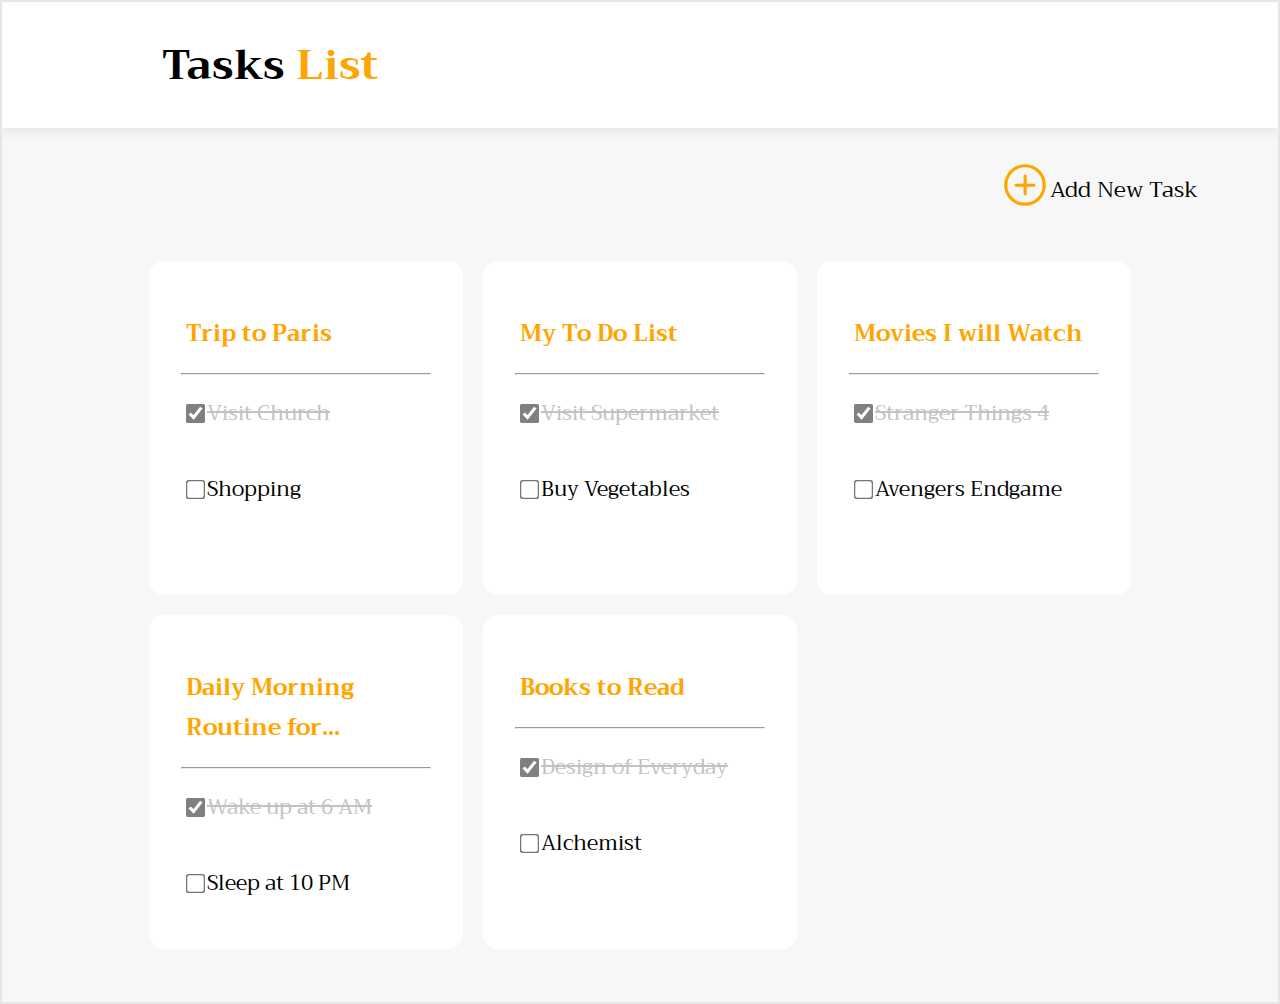
<file: index.html>
<!DOCTYPE html>
<html lang="en">
<head>
    <meta charset="UTF-8">
    <meta http-equiv="X-UA-Compatible" content="IE=edge">
    <meta name="viewport" content="width=device-width, initial-scale=1.0">
    <title>Project 2</title>
    <link rel="stylesheet" href="style.css">
    <link rel="stylesheet" href="https://fonts.googleapis.com/css2?family=Material+Symbols+Rounded:opsz,wght,FILL,GRAD@48,400,1,0" />
    <link rel="stylesheet" href="https://fonts.googleapis.com/css?family=Trirong">
    <style>
      body {
        font-family: "Trirong", serif;
      }
      </style>
<body>
    <div id="main">
        <nav>
            <h1 style="font-size: 42px;">Tasks <span style="color:orange ;">List</span></h1>
        </nav>
        <div id="add_new"><a href="./second_page.html"> <span class="material-symbols-rounded" style="color: orange; font-size: 50px;" id="add_btn">
            add_circle
        </span></a>
        <span id="add_new_text" style="font-size: 22px;">Add New Task</span>
        </div>
        <div id="con_box">
            <div id="container">
                <a href="./third_page.html" id="link_to_third" style="text-decoration:none;color:black ;">
                    <div class="box" id="box1"><h2>Trip to Paris</h2>
                    <hr><input type="checkbox" checked class="c_box1"><span class="sp">Visit Church</span></span>
                    <br><input type="checkbox" class="c_box2"><span class="sp1">Shopping</span>
                    </div>
                </a>
            <div class="box" id="box2"><h2>My To Do List</h2>
                <hr><input type="checkbox" checked class="c_box1"><span class="sp">Visit Supermarket</span>
                <br><input type="checkbox" class="c_box2"><span class="sp1">Buy Vegetables</span></div>
            <div class="box" id="box3"><h2>Movies I will Watch</h2>
                <hr><input type="checkbox" checked class="c_box1"><span class="sp">Stranger Things 4</span>
                <br><input type="checkbox" class="c_box2"><span class="sp1">Avengers Endgame</span></div>
            <div class="box" id="box4"><h2>Daily Morning Routine for...</h2>
                <hr><input type="checkbox" checked class="c_box1"><span class="sp">Wake up at 6 AM</span>
                <br><input type="checkbox" class="c_box2"><span class="sp1">Sleep at 10 PM</span></div>
            <div class="box" id="box5"><h2>Books to Read</h2>
                <hr><input type="checkbox" checked class="c_box1"><span class="sp">Design of Everyday</span>
                <br><input type="checkbox" class="c_box2"><span class="sp1">Alchemist</span></div>
        
            </div>
        </div>
</div>
</body>
</html>
</file>
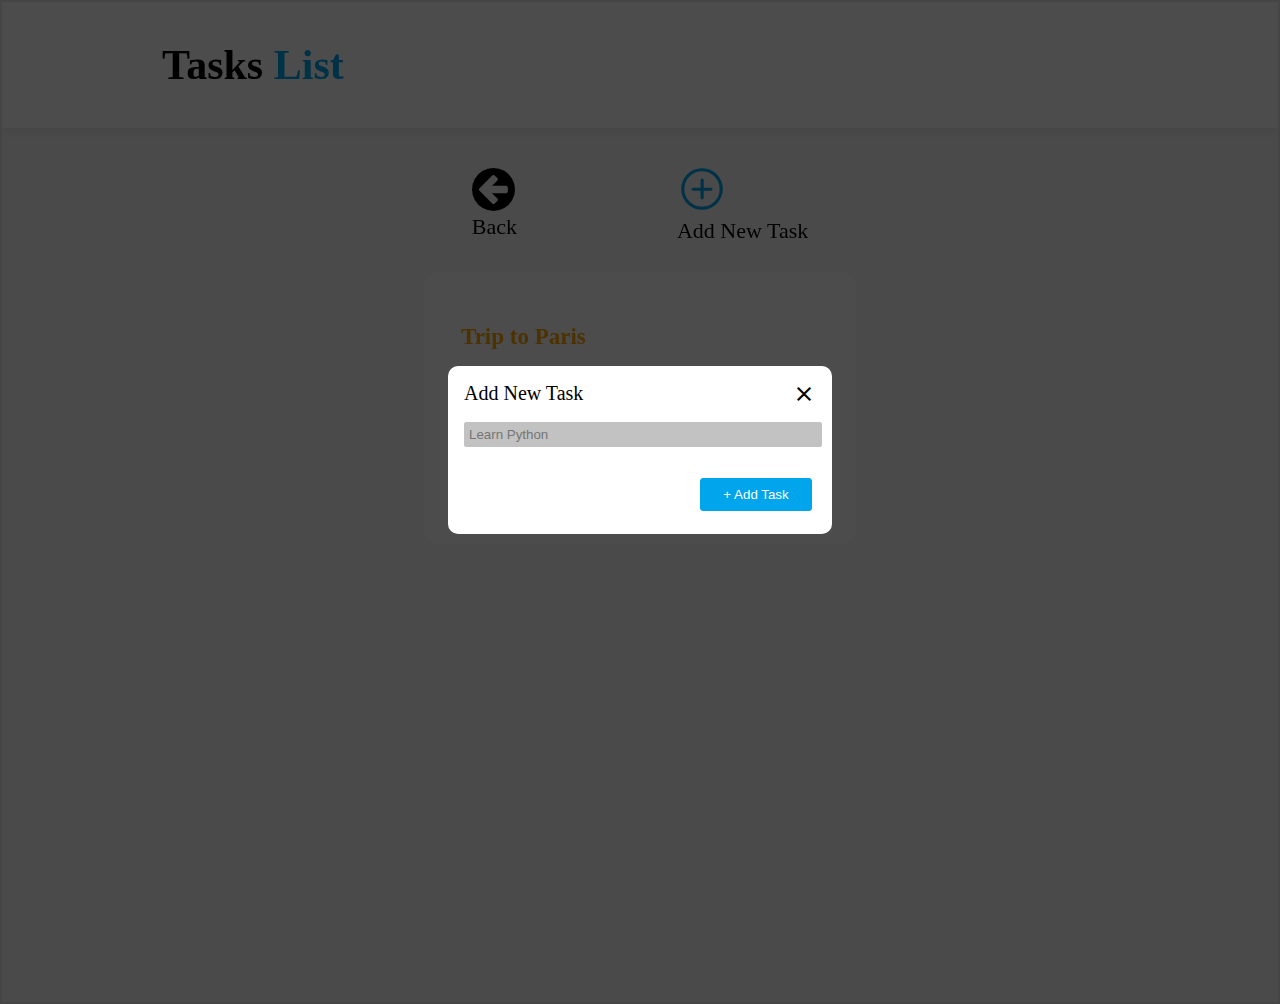
<file: fourth_page.html>
<!DOCTYPE html>
<html lang="en">
  <head>
    <meta charset="UTF-8" />
    <meta http-equiv="X-UA-Compatible" content="IE=edge" />
    <meta name="viewport" content="width=device-width, initial-scale=1.0" />
    <title>Pop-up</title>
    <link rel="stylesheet" href="./style.css" />
    <link
      rel="stylesheet"
      href="https://fonts.googleapis.com/css2?family=Material+Symbols+Rounded:opsz,wght,FILL,GRAD@48,400,1,0"
    />
    <link
      rel="stylesheet"
      href="https://cdnjs.cloudflare.com/ajax/libs/font-awesome/4.7.0/css/font-awesome.min.css"
    />
    <link rel="stylesheet" href="https://fonts.googleapis.com/css2?family=Material+Symbols+Outlined:opsz,wght,FILL,GRAD@48,400,0,0" />
    <style>
      body{
        background-color:#f7f7f7 ;
      }

    </style>
  </head>
  <body>
    <div id="main" style="filter : brightness(30%);">
        <nav>
            <h1 style="font-size: 42px">
              Tasks <span style="color: #00a5ec">List</span>
            </h1>
          </nav>
          <div id="add_back">
            <div class="btn" id="btn_back">
              <i class="fa fa-arrow-circle-left" style="font-size: 50px;color: black;"></i>
              <span style="font-size: 22px" id="add_new_text">Back</span>
            </div>
            <div class="btn" id="btn_add">
              <a? href="./fourth_page.html"><span class="material-symbols-rounded" style="color: #00a5ec; font-size: 50px">
                  add_circle
                </span></a?>
              <span style="font-size: 22px" id="add_new_text">Add New Task</span>
            </div>
          </div>
          <div id="con_3">
            <div class="box" id="box"><h2>Trip to Paris</h2>
              <hr><input type="checkbox" checked class="c_box1"><span class="sp">Visit Church</span></span>
              <br><input type="checkbox" class="c_box2"><span class="sp1">Shopping</span></div>
          </div>
    </div>
    <div id="overlay">
        <div id="pop_box">
            <div id="p_top">
                <span id="new_tadk" style="font-size:20px;display:inline-block;margin: 1rem 1rem 1rem 1rem;">
                    Add New Task
                </span>
                <span id="close" class="material-symbols-outlined" onclick="history.back()">
                close
                </span>
            </div>
            <div id="p_mid">
                <input type="text" placeholder="Learn Python" >
            </div>
            <div id="p_bottom">
                <input type="submit" value="+ Add Task">
            </div>
        </div>
    </div>
  </body>
</html>
</file>
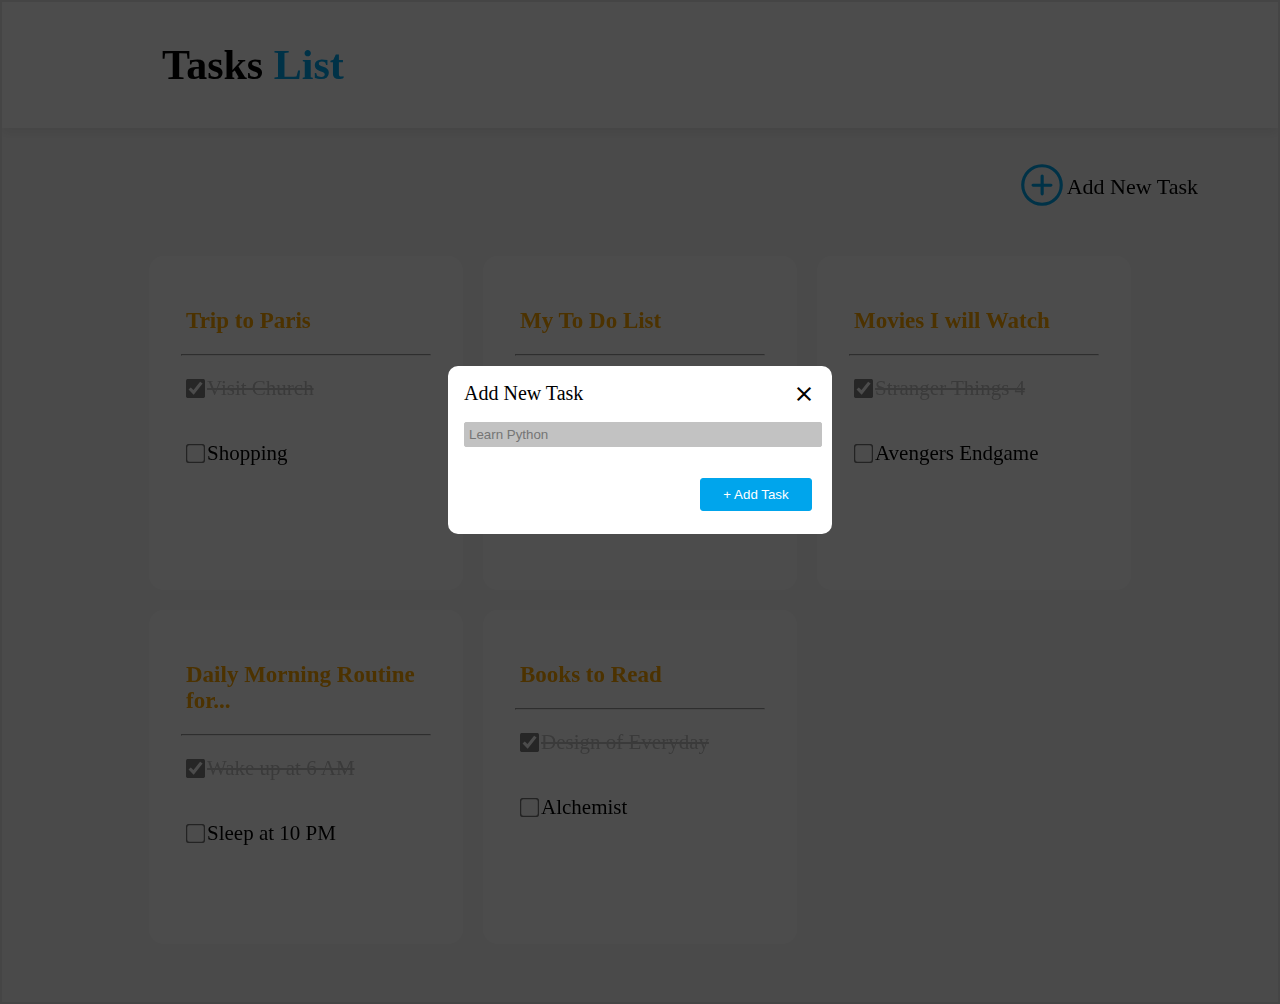
<file: second_page.html>
<!DOCTYPE html>
<html lang="en">
<head>
    <meta charset="UTF-8">
    <meta http-equiv="X-UA-Compatible" content="IE=edge">
    <meta name="viewport" content="width=device-width, initial-scale=1.0">
    <title>Project 2</title>
    <link rel="stylesheet" href="./style.css">
    <link rel="stylesheet" href="https://fonts.googleapis.com/css2?family=Material+Symbols+Rounded:opsz,wght,FILL,GRAD@48,400,1,0" />
    <link rel="stylesheet" href="https://fonts.googleapis.com/css2?family=Material+Symbols+Outlined:opsz,wght,FILL,GRAD@48,400,0,0" />
    <style>
        .box:hover{
            box-shadow:0px 0px 0px #757575;
        }
        #main{
            cursor: default;
        }
    </style>
</head>
<body>
    <div id="main" style="filter : brightness(30%);">
        <nav>
            <h1 style="font-size: 42px;">Tasks <span style="color:#00A5EC ;">List</span></h1>
        </nav>
        <div id="add_new"><a? href="./second_page.html"> <span class="material-symbols-rounded" style="color: #00A5EC; font-size: 50px;" id="add_btn">
            add_circle
            </span></a?>
            <span id="add_new_text" style="font-size: 22px;">Add New Task</span>
        </div>
        <div id="con_box">
            <div id="container">
            <div class="box" id="box1"><h2>Trip to Paris</h2>
                <hr><input type="checkbox" checked class="c_box1"><span class="sp">Visit Church</span></span>
                <br><input type="checkbox" class="c_box2"><span class="sp1">Shopping</span></div>
            <div class="box" id="box2"><h2>My To Do List</h2>
                <hr><input type="checkbox" checked class="c_box1"><span class="sp">Visit Supermarket</span>
                <br><input type="checkbox" class="c_box2"><span class="sp1">Buy Vegetables</span></div>
            <div class="box" id="box3"><h2>Movies I will Watch</h2>
                <hr><input type="checkbox" checked class="c_box1"><span class="sp">Stranger Things 4</span>
                <br><input type="checkbox" class="c_box2"><span class="sp1">Avengers Endgame</span></div>
            <div class="box" id="box4"><h2>Daily Morning Routine for...</h2>
                <hr><input type="checkbox" checked class="c_box1"><span class="sp">Wake up at 6 AM</span>
                <br><input type="checkbox" class="c_box2"><span class="sp1">Sleep at 10 PM</span></div>
            <div class="box" id="box5"><h2>Books to Read</h2>
                <hr><input type="checkbox" checked class="c_box1"><span class="sp">Design of Everyday</span>
                <br><input type="checkbox" class="c_box2"><span class="sp1">Alchemist</span></div>
            
        </div>
    </div>
    </div>
    <div id="overlay">
        <div id="pop_box">
            <div id="p_top">
                <span id="new_tadk" style="font-size:20px;display:inline-block;margin: 1rem 1rem 1rem 1rem;">
                    Add New Task
                </span>
                <span id="close" class="material-symbols-outlined" onclick="history.back()">
                close
                </span>
            </div>
            <div id="p_mid">
                <input type="text" placeholder="Learn Python" >
            </div>
            <div id="p_bottom">
                <input type="submit" value="+ Add Task">
            </div>
        </div>
    </div>
</body>
</html>
</file>
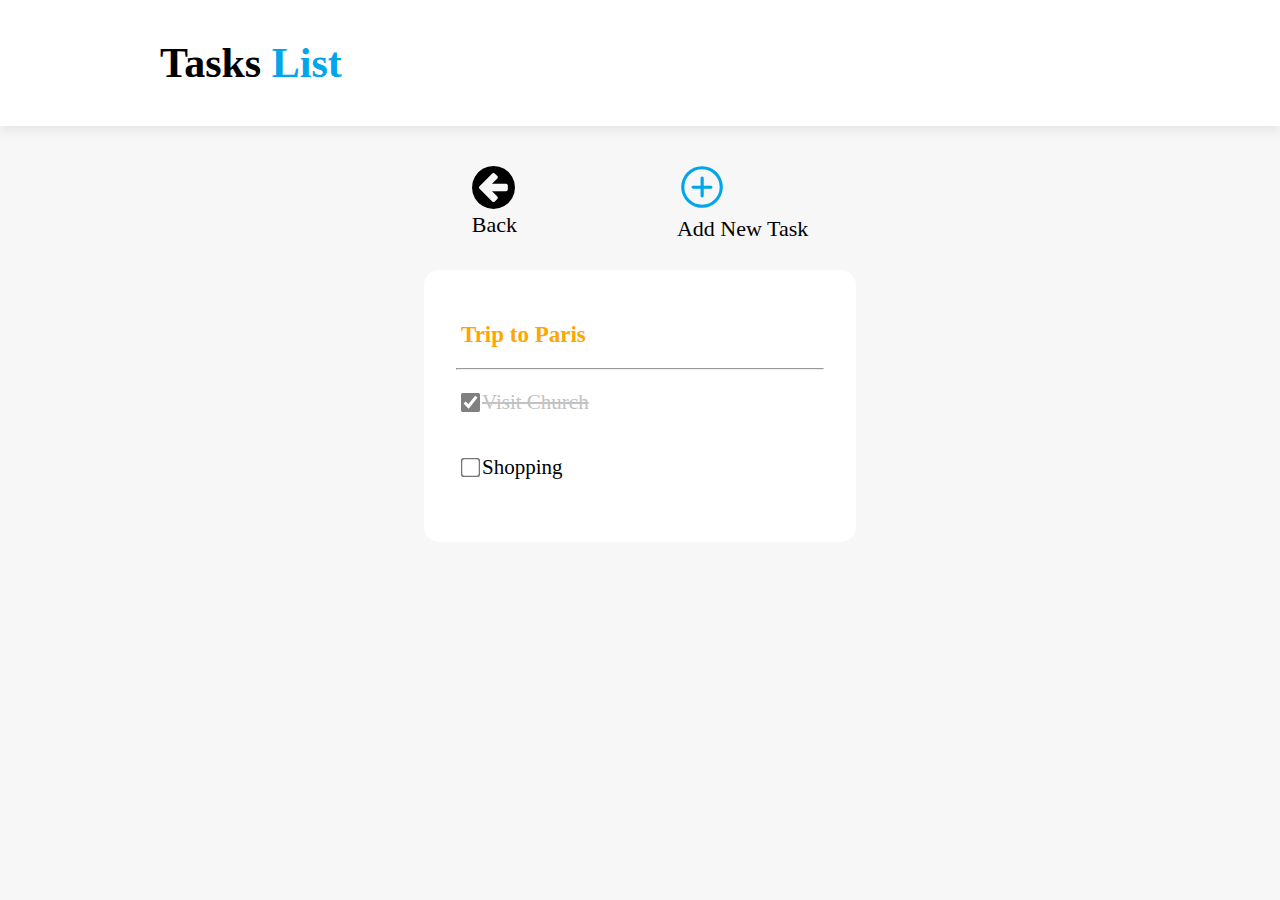
<file: third_page.html>
<!DOCTYPE html>
<html lang="en">
  <head>
    <meta charset="UTF-8" />
    <meta http-equiv="X-UA-Compatible" content="IE=edge" />
    <meta name="viewport" content="width=device-width, initial-scale=1.0" />
    <title>Third page</title>
    <link rel="stylesheet" href="./style.css" />
    <link
      rel="stylesheet"
      href="https://fonts.googleapis.com/css2?family=Material+Symbols+Rounded:opsz,wght,FILL,GRAD@48,400,1,0"
    />
    <link
      rel="stylesheet"
      href="https://cdnjs.cloudflare.com/ajax/libs/font-awesome/4.7.0/css/font-awesome.min.css"
    />
    <style>
      body{
        background-color:#f7f7f7 ;
      }
    </style>
  </head>
  <body>
    <nav>
      <h1 style="font-size: 42px">
        Tasks <span style="color: #00a5ec">List</span>
      </h1>
    </nav>
    <div id="add_back">
      <div class="btn" id="btn_back">
        <i class="fa fa-arrow-circle-left" style="font-size: 50px;color: black;" onclick="history.back()"></i>
        <span style="font-size: 22px" id="add_new_text">Back</span>
      </div>
      <div class="btn" id="btn_add">
        <a href="./fourth_page.html"><span class="material-symbols-rounded" style="color: #00a5ec; font-size: 50px">
            add_circle
          </span></a>
        <span style="font-size: 22px" id="add_new_text">Add New Task</span>
      </div>
    </div>
    <div id="con_3">
      <div class="box" id="box"><h2>Trip to Paris</h2>
        <hr><input type="checkbox" checked class="c_box1"><span class="sp">Visit Church</span></span>
        <br><input type="checkbox" class="c_box2"><span class="sp1">Shopping</span></div>
    </div>
  </body>
</html>
</file>
<file: style.css>
*{
  margin: 0px;
  padding: 0px;
}

#main{
  height: 1000px;
  background-color:#f7f7f7 ;
  border: 2px solid #e6e6e6;
}

nav{
  display: flex;
  align-items: center;
  height: 94px;
  padding: 1rem 10rem;
  background-color: white;
  box-shadow:0px 5px 10px #e6e6e6;
}

#add_new{
  display: flex;
  justify-content: flex-end;
  padding: 2rem 5rem 2rem 1rem;
}
#add_new_text{
  display: flex;
  align-items: center;
}

#con_box{
  display: flex;
  justify-content: center;
}
#container{
  display: grid;
  grid-template-columns: repeat(3,auto);
}


.box{
  height: 270px;
  width: 250px;
  padding: 2rem;
  margin: 10px;
  background-color:white ;
  border-radius: 15px;
  

}
.box:hover{
  box-shadow:0.5px 0.5px 30px silver;

}
.box hr{
  color: #e6e6e6;
}
.box h2{
  color: orange;
  font-size: 23px;
  margin: 20px 5px;
}
.c_box1{ 
  accent-color: gray;
  transform:scale(1.5); 
  margin-left:0.5rem;
}
.c_box2{
  transform: scale(1.5);
  margin-left:0.5rem;
}
.box span{
display: inline-block;
margin: 20px 5px;
}
.sp{
  font-size: 21px;
  color: #c2c2c2;
  text-decoration: line-through;
}
.sp1{
  font-size: 21px;
}

#overlay{
  position: absolute;
  bottom: 50%;
  width: 100%;
  height: auto;
  display: flex;
  justify-content: center;
  align-items: center;
  background-color: transparent;
  z-index: 5;
}

#pop_box{
  position: fixed;
  width: 30%;
  border-radius: 10px;
  background-color: white;
  display: grid;
  grid-template-rows: 1fr 1fr 1fr;
  grid-template-columns: 1fr 1fr 1fr 1fr 1fr;
}
#close{
  float:right;
  padding:1rem;
  cursor: default;
}
#p_top{
  grid-column: 1/-1;
  align-items: center;
}
#p_mid{
  grid-column: 1/-1;
  margin: 0px 1rem;
  align-items: center;
}
#p_mid input{
  width: 100%;
  padding: 4px;
  padding-right: 0px;
  color: black;
  background-color: #c2c2c2;
  border: 1px solid #c2c2c2;
  border-radius: 2px;
}
#p_bottom{
  grid-column: 5/5;
  align-items: center;
}
#p_bottom input{
  color: white;
  background-color: #00A5EC;
  border: 1px solid #00A5EC;
  border-radius: 3px;
  padding: 0.5rem;
  width: 7rem;
  margin-right: 20px;
}
#add_back{
  margin: 36px 0px;
  height: 62px;
  display: flex;
  justify-content: center;
}

.btn{
  display: inline-block;
  margin: 0px 5rem;
}
#box{
  height: 13rem;
  width: 23rem;
  padding: 2rem;
  margin: 10px;
  background-color:white ;
  box-shadow:0.5px 0.5px 10px #00A5EC,-0.5px -0.;
}
#con_3{
  display: flex;
  justify-content: center;
}
@media only screen and (max-width:1200px) and (min-width:778px){
  #container{
      display: grid;
      grid-template-columns: repeat(2,auto);
  }
  #main{
      height: 1500px;
  }
}
@media only screen and (max-width:777px) and (min-width:609px){
  #container{
      display: grid;
      grid-template-columns: repeat(1,auto);
  }
  #main{
      height: 2000px;
  }
  #pop_box{
      width: auto;
      margin: 15%;
  }
}

@media only screen and (max-width:608px)and (min-width:355px){
  #container{
      display: grid;
      grid-template-columns: repeat(1,auto);
  }
  .box{
      height: 250px;
      width: 270px;
  }
  #main{
      width: 100%;
      height: 2000px;
      }
  nav{
      padding: 1rem 1rem;
  }
  body{
      height: 1000px;
  }
  #container{
      display: flex;
      flex-flow: column wrap;
      
  }
  #add_new_text{
      visibility: hidden;;
  }
  #pop_box{
      width: auto;
      margin: 15%;
  }
} 
@media only screen and (max-width:354px)and (min-width:299px){
  #container{
      display: grid;
      grid-template-columns: repeat(1,auto);
  }
  .box{
      height: auto;
      width: auto;
  }
  #main{
      width: 100%;
      height: 2000px;
      }
  nav{
      padding: 1rem 1rem;
  }
  body{
      height: 1000px;
  }
  #container{
      display: flex;
      flex-flow: column wrap;
      
  }
  #add_new_text{
      visibility: hidden;;
  }
  #pop_box{
      width: auto;
      margin: 15%;
  }
}
@media only screen and (max-width:298px)and (min-width:50px){
  #container{
      display: grid;
      grid-template-columns: repeat(1,auto);
  }
  .box{
      height: auto;
      width: auto;
  }
  #main{
      width: 100%;
      height: 2000px;
      }
  nav{
      padding: 1rem 1rem;
  }
  body{
      height: 1000px;
  }
  #container{
      display: flex;
      flex-flow: column wrap;
      
  }
  #add_new_text{
      visibility: hidden;;
  }
  #pop_box{
      width: auto;
      margin: 5%;
  }
}
</file>
